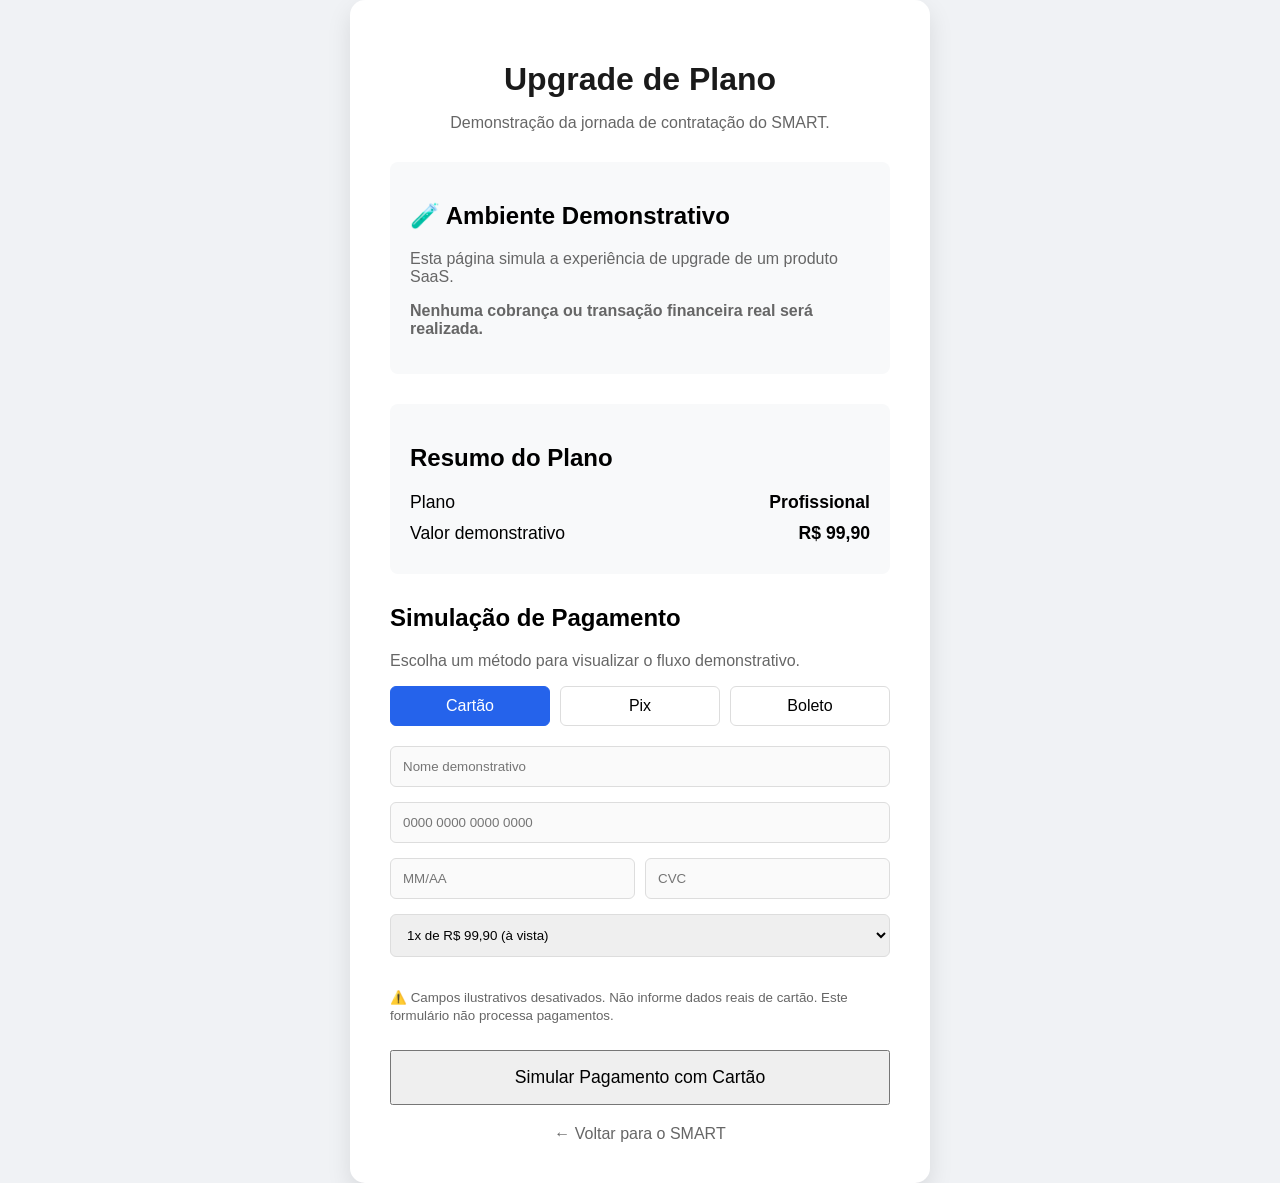
<file: pagamento.html>
<!DOCTYPE html>
<html lang="pt-BR">

<head>
    <meta charset="UTF-8">
    <meta name="viewport" content="width=device-width, initial-scale=1.0">

    <meta
        name="description"
        content="Demonstração do fluxo de upgrade de planos do protótipo SMART."
    >

    <title>SMART — Upgrade de Plano</title>

    <link rel="stylesheet" href="pagamento.css">
</head>

<body>

    <div class="container">

        <header>

            <h1>Upgrade de Plano</h1>

            <p>
                Demonstração da jornada de contratação do SMART.
            </p>

        </header>


        <main>

            <!-- =============================================
                 AVISO
            ============================================== -->

            <div class="plan-summary">

                <h2>🧪 Ambiente Demonstrativo</h2>

                <p>
                    Esta página simula a experiência de upgrade de um
                    produto SaaS.
                </p>

                <p>
                    <strong>
                        Nenhuma cobrança ou transação financeira real
                        será realizada.
                    </strong>
                </p>

            </div>


            <!-- =============================================
                 RESUMO DO PLANO
            ============================================== -->

            <div class="plan-summary">

                <h2>Resumo do Plano</h2>

                <div class="plan-details">

                    <span>Plano</span>

                    <strong id="plan-name">
                        Carregando...
                    </strong>

                </div>


                <div class="plan-price">

                    <span>Valor demonstrativo</span>

                    <strong id="plan-price">
                        R$ 0,00
                    </strong>

                </div>

            </div>


            <!-- =============================================
                 MÉTODO DE PAGAMENTO
            ============================================== -->

            <div class="payment-form">

                <h2>Simulação de Pagamento</h2>

                <p>
                    Escolha um método para visualizar o fluxo
                    demonstrativo.
                </p>


                <div class="payment-methods">

                    <label
                        for="method-cc"
                        class="payment-method-label active"
                        data-method="cc"
                    >
                        Cartão
                    </label>

                    <label
                        for="method-pix"
                        class="payment-method-label"
                        data-method="pix"
                    >
                        Pix
                    </label>

                    <label
                        for="method-boleto"
                        class="payment-method-label"
                        data-method="boleto"
                    >
                        Boleto
                    </label>

                </div>


                <!-- =========================================
                     CARTÃO
                ========================================== -->

                <div
                    id="credit-card-content"
                    class="payment-content active"
                >

                    <input disabled
                        type="text"
                        placeholder="Nome demonstrativo"
                        autocomplete="off"
                    >

                    <input disabled
                        type="text"
                        placeholder="0000 0000 0000 0000"
                        autocomplete="off"
                    >

                    <div class="card-details">

                        <input disabled
                            type="text"
                            placeholder="MM/AA"
                            autocomplete="off"
                        >

                        <input disabled
                            type="text"
                            placeholder="CVC"
                            autocomplete="off"
                        >

                    </div>


                    <select id="installments">

                        <option value="1">
                            Carregando opções...
                        </option>

                    </select>

                    <p>
                        <small>
                            ⚠️ Campos ilustrativos desativados. Não informe dados reais de cartão.
                            Este formulário não processa pagamentos.
                        </small>
                    </p>

                </div>


                <!-- =========================================
                     PIX
                ========================================== -->

                <div
                    id="pix-content"
                    class="payment-content"
                >

                    <p>
                        Em uma implementação real, esta área poderia
                        apresentar um QR Code e um código Pix gerados
                        por um gateway de pagamento.
                    </p>

                    <div class="pix-container">

                        <p>
                            <strong>
                                QR CODE DEMONSTRATIVO
                            </strong>
                        </p>

                        <button
                            type="button"
                            class="btn-secondary"
                            id="demo-pix-btn"
                        >
                            Simular Código Pix
                        </button>

                    </div>

                </div>


                <!-- =========================================
                     BOLETO
                ========================================== -->

                <div
                    id="boleto-content"
                    class="payment-content"
                >

                    <p>
                        Em uma implementação real, esta área poderia
                        gerar um boleto por meio de integração com um
                        gateway de pagamento.
                    </p>

                    <p>
                        <strong>
                            Nenhum boleto real será emitido.
                        </strong>
                    </p>

                </div>


                <!-- =========================================
                     AÇÃO
                ========================================== -->

                <button
                    id="confirm-action-btn"
                    type="button"
                >
                    Simular Pagamento com Cartão
                </button>

            </div>


            <a
                href="index.html"
                class="back-link"
            >
                ← Voltar para o SMART
            </a>

        </main>

    </div>


    <script src="pagamento.js"></script>

</body>

</html>
</file>
<file: pagamento.css>
@import url('https://fonts.googleapis.com/css2?family=Roboto:wght@400;500;700&display=swap');

body {
    font-family: 'Segoe UI', sans-serif;
    background: #f0f2f5;
    display: flex;
    justify-content: center;
    align-items: center;
    min-height: 100vh;
    margin: 0;
}

.container {
    background: white;
    padding: 40px;
    border-radius: 15px;
    box-shadow: 0 10px 25px rgba(0,0,0,0.1);
    width: 100%;
    max-width: 500px;
}

header { text-align: center; margin-bottom: 30px; }
h1 { color: #1a1a1a; margin-bottom: 10px; }
p { color: #666; }

.plan-summary {
    background: #f8f9fa;
    padding: 20px;
    border-radius: 8px;
    margin-bottom: 30px;
}

.plan-details, .plan-price {
    display: flex;
    justify-content: space-between;
    margin-bottom: 10px;
    font-size: 1.1em;
}

.payment-methods {
    display: flex;
    gap: 10px;
    margin-bottom: 20px;
}

.payment-method-label {
    flex: 1;
    text-align: center;
    padding: 10px;
    border: 1px solid #ddd;
    border-radius: 6px;
    cursor: pointer;
    transition: all 0.2s;
}

.payment-method-label.active {
    background: #2563eb;
    color: white;
    border-color: #2563eb;
}

.payment-content { display: none; }
.payment-content.active { display: block; animation: fadeIn 0.3s; }

input, select {
    width: 100%;
    padding: 12px;
    margin-bottom: 15px;
    border: 1px solid #ddd;
    border-radius: 6px;
    box-sizing: border-box;
}

.card-details { display: flex; gap: 10px; }
#confirm-action-btn { width: 100%; padding: 15px; font-size: 1.1em; margin-top: 10px; }
.back-link { display: block; text-align: center; margin-top: 20px; color: #666; text-decoration: none; }
@keyframes fadeIn { from { opacity: 0; } to { opacity: 1; } }
</file>
